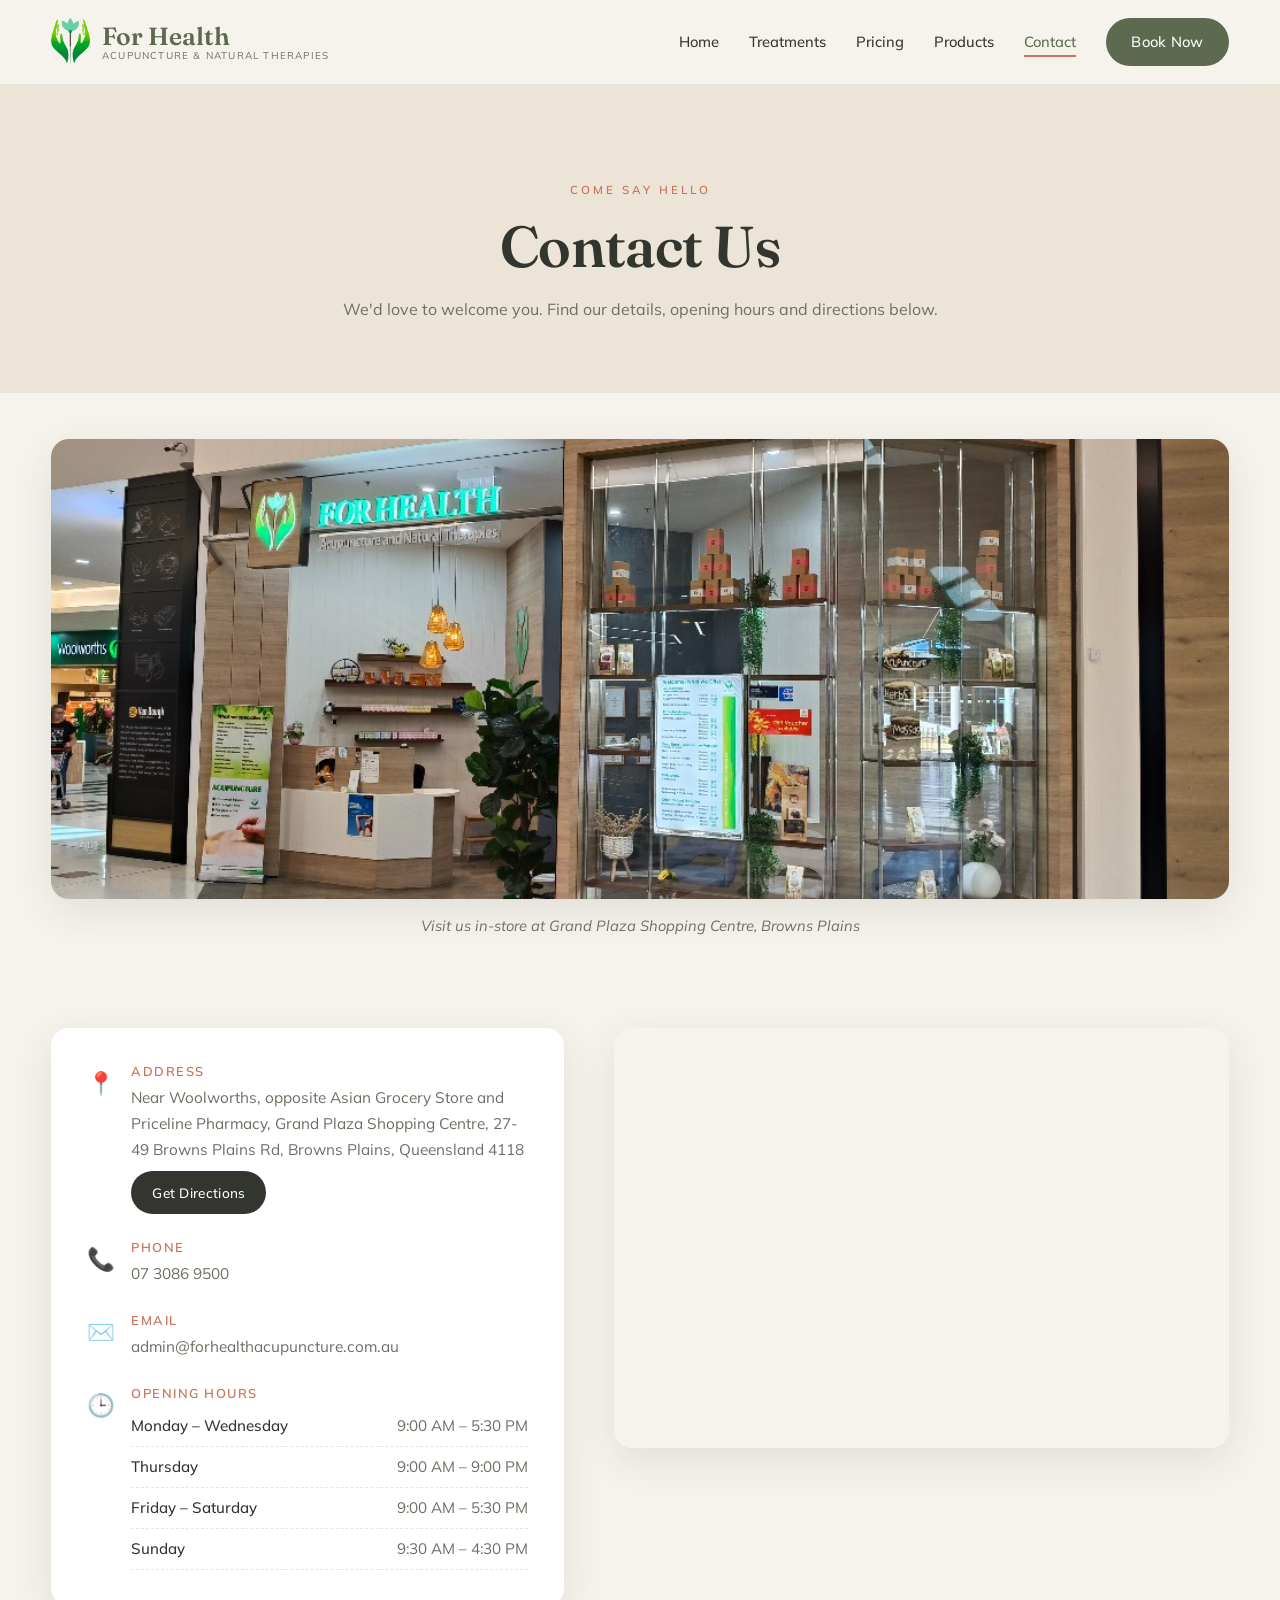
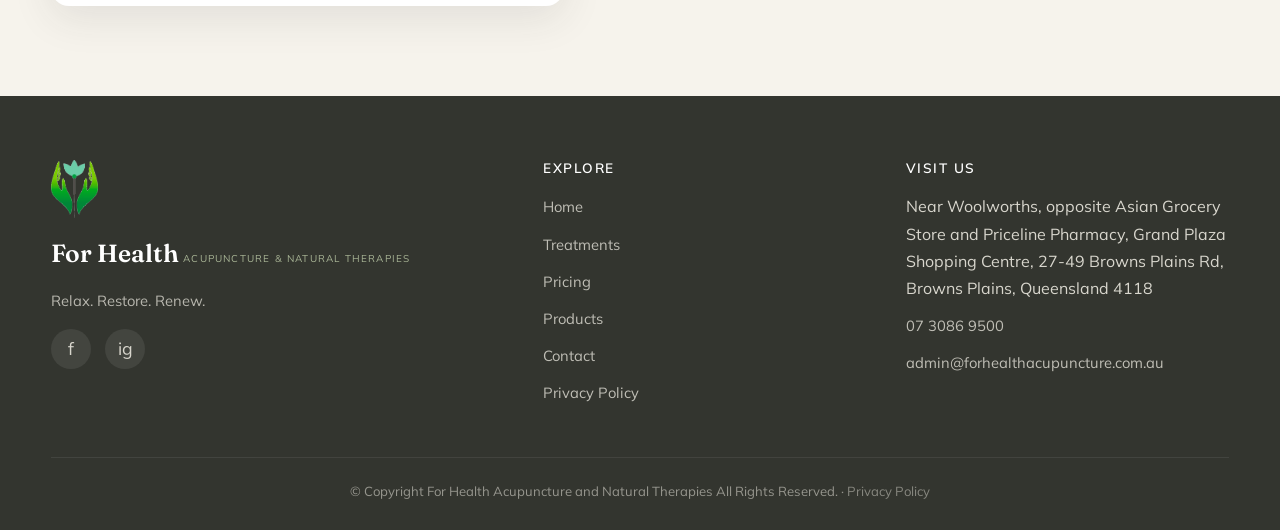
<file: contact.html>
<!DOCTYPE html>
<html lang="en-AU">
<head>
  <meta charset="UTF-8">
  <meta name="viewport" content="width=device-width, initial-scale=1.0">
  <title>Contact Us | For Health Acupuncture and Natural Therapies</title>
  <meta name="description" content="Find us, our opening hours and get directions. Book your massage or acupuncture appointment today.">
  <link rel="preconnect" href="https://fonts.googleapis.com">
  <link rel="preconnect" href="https://fonts.gstatic.com" crossorigin>
  <link href="https://fonts.googleapis.com/css2?family=Fraunces:opsz,wght@9..144,500;9..144,600;9..144,700&family=Mulish:wght@300;400;500;600;700&display=swap" rel="stylesheet">
  <link rel="icon" type="image/png" href="images/logo-mark.png">
  <link rel="stylesheet" href="css/style.css">
</head>
<body>

  <header id="site-header"></header>

  <section class="page-hero">
    <div class="container">
      <span class="eyebrow">Come Say Hello</span>
      <h1>Contact Us</h1>
      <p>We'd love to welcome you. Find our details, opening hours and directions below.</p>
    </div>
  </section>

  <section class="section--tight" style="padding-top:46px;">
    <div class="container">
      <figure class="storefront">
        <img src="images/storefront.jpg" alt="For Health Acupuncture and Natural Therapies storefront at Grand Plaza Shopping Centre" loading="lazy">
        <figcaption>Visit us in-store at Grand Plaza Shopping Centre, Browns Plains</figcaption>
      </figure>
    </div>
  </section>

  <section class="section" style="padding-top:30px;">
    <div class="container contact-grid">
      <div class="info-card">
        <div class="info-block">
          <div class="info-block__icon">📍</div>
          <div>
            <h4>Address</h4>
            <p id="field-address"></p>
            <p style="margin-top:8px;"><a class="btn btn--dark" style="padding:9px 20px; font-size:.85rem;" data-map-link target="_blank" rel="noopener">Get Directions</a></p>
          </div>
        </div>
        <div class="info-block">
          <div class="info-block__icon">📞</div>
          <div>
            <h4>Phone</h4>
            <p id="field-phone"></p>
          </div>
        </div>
        <div class="info-block">
          <div class="info-block__icon">✉️</div>
          <div>
            <h4>Email</h4>
            <p id="field-email"></p>
          </div>
        </div>
        <div class="info-block">
          <div class="info-block__icon">🕒</div>
          <div style="flex:1;">
            <h4>Opening Hours</h4>
            <ul class="hours-list" id="field-hours"></ul>
          </div>
        </div>
      </div>

      <div class="map-wrap" id="field-map"></div>
    </div>
  </section>

  <footer id="site-footer"></footer>

  <script src="data/site.js"></script>
  <script src="js/main.js"></script>
</body>
</html>
</file>
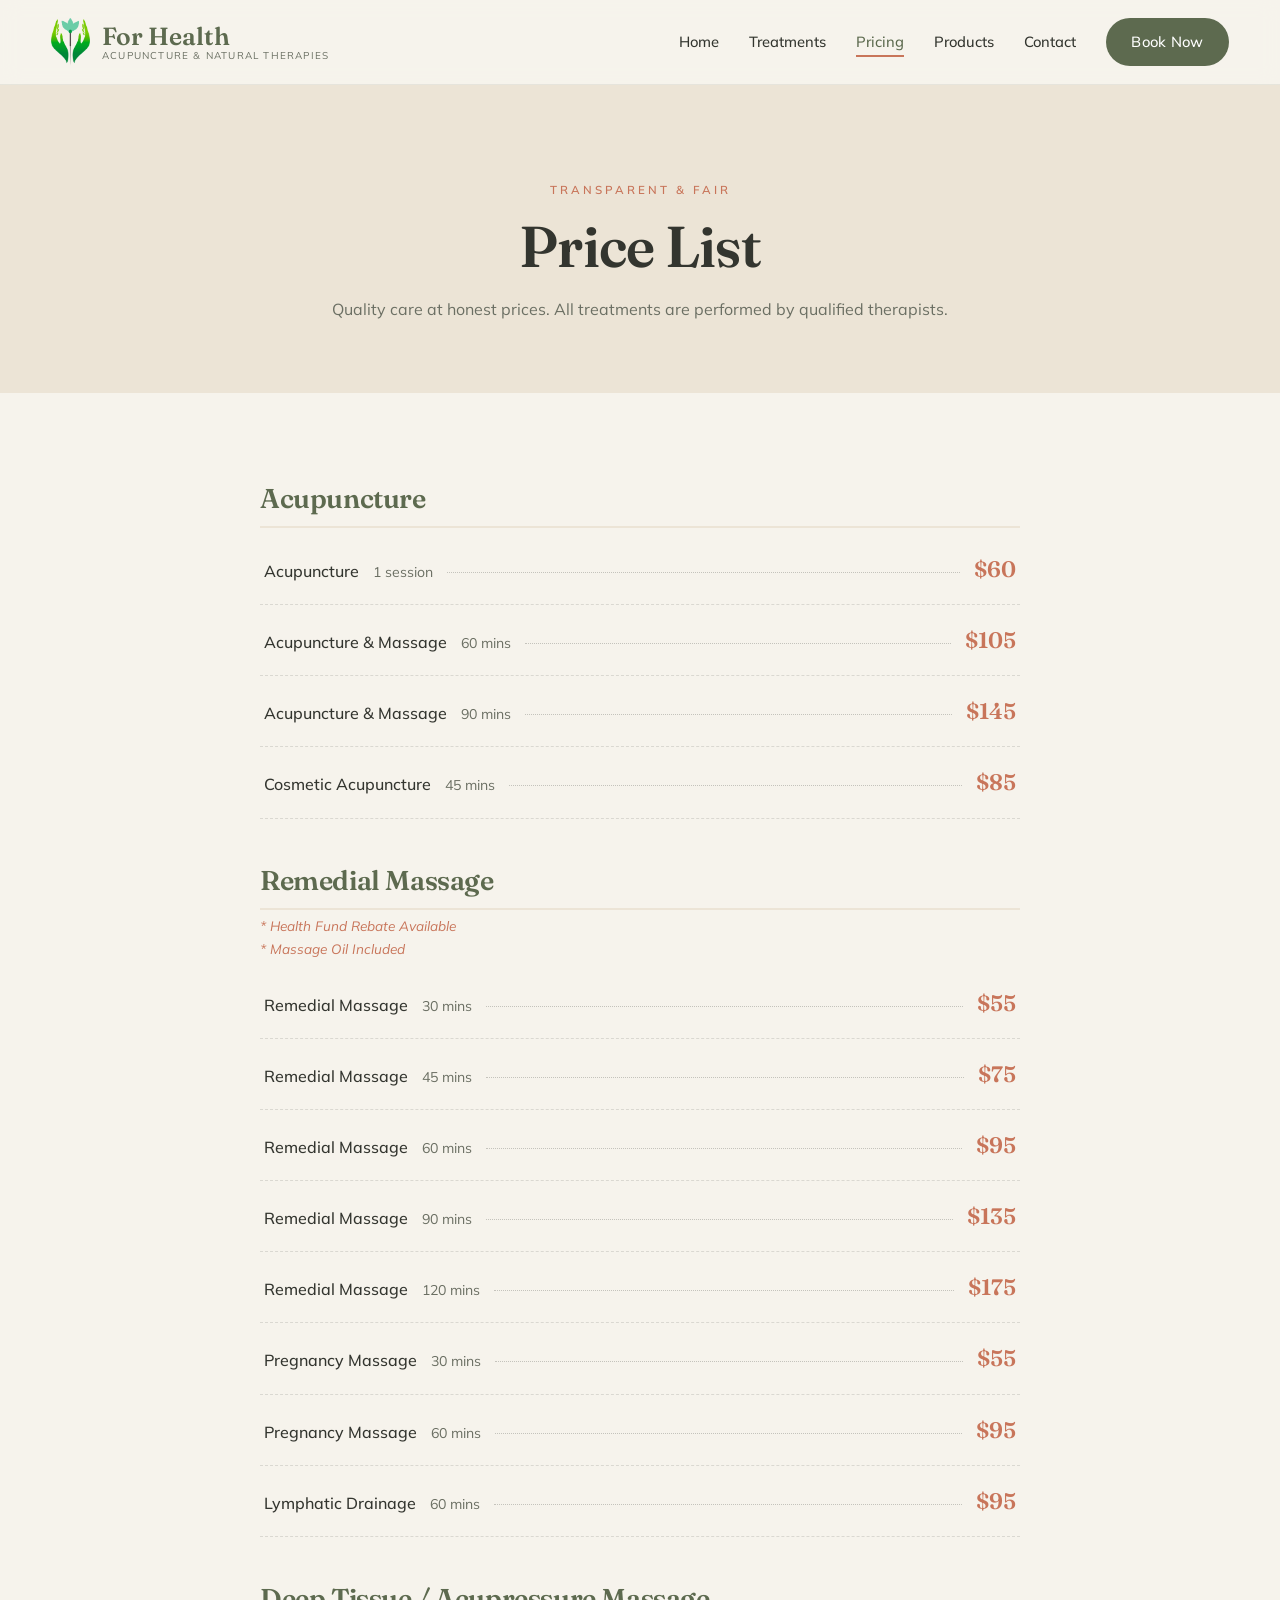
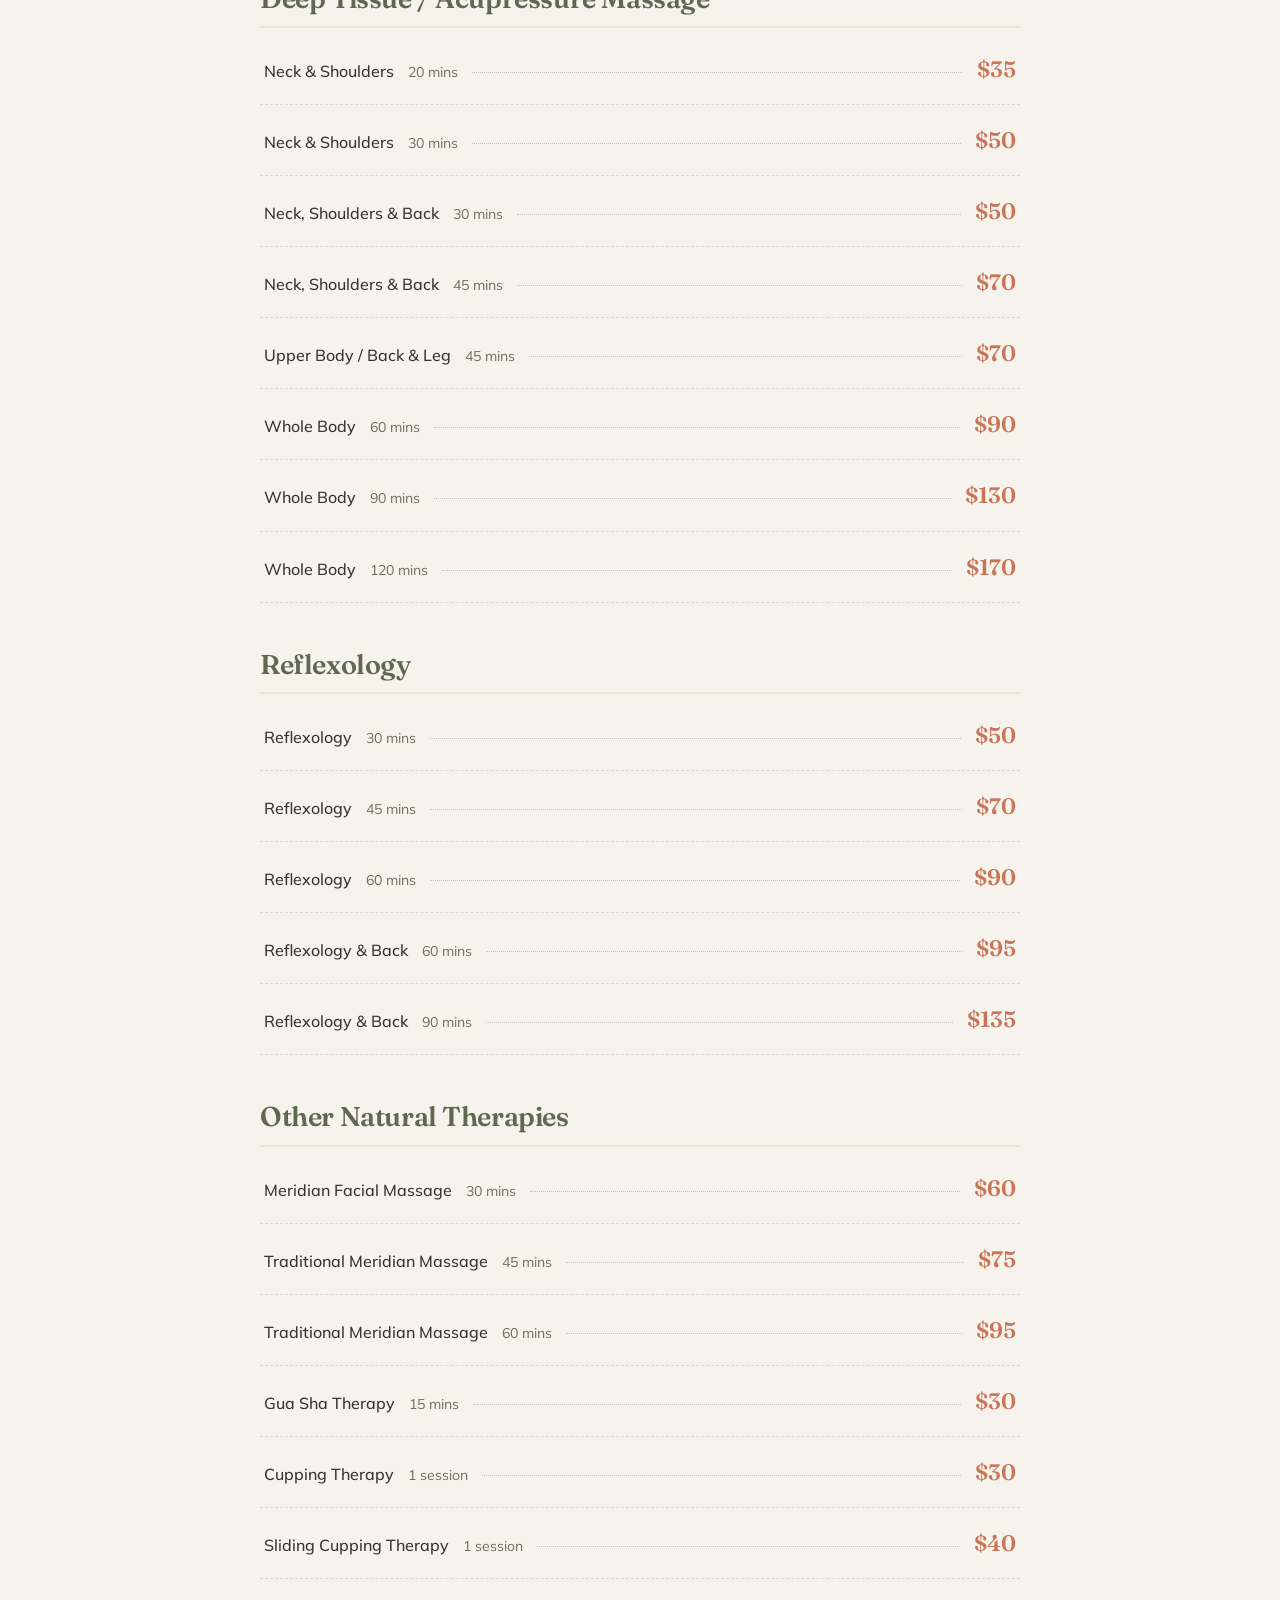
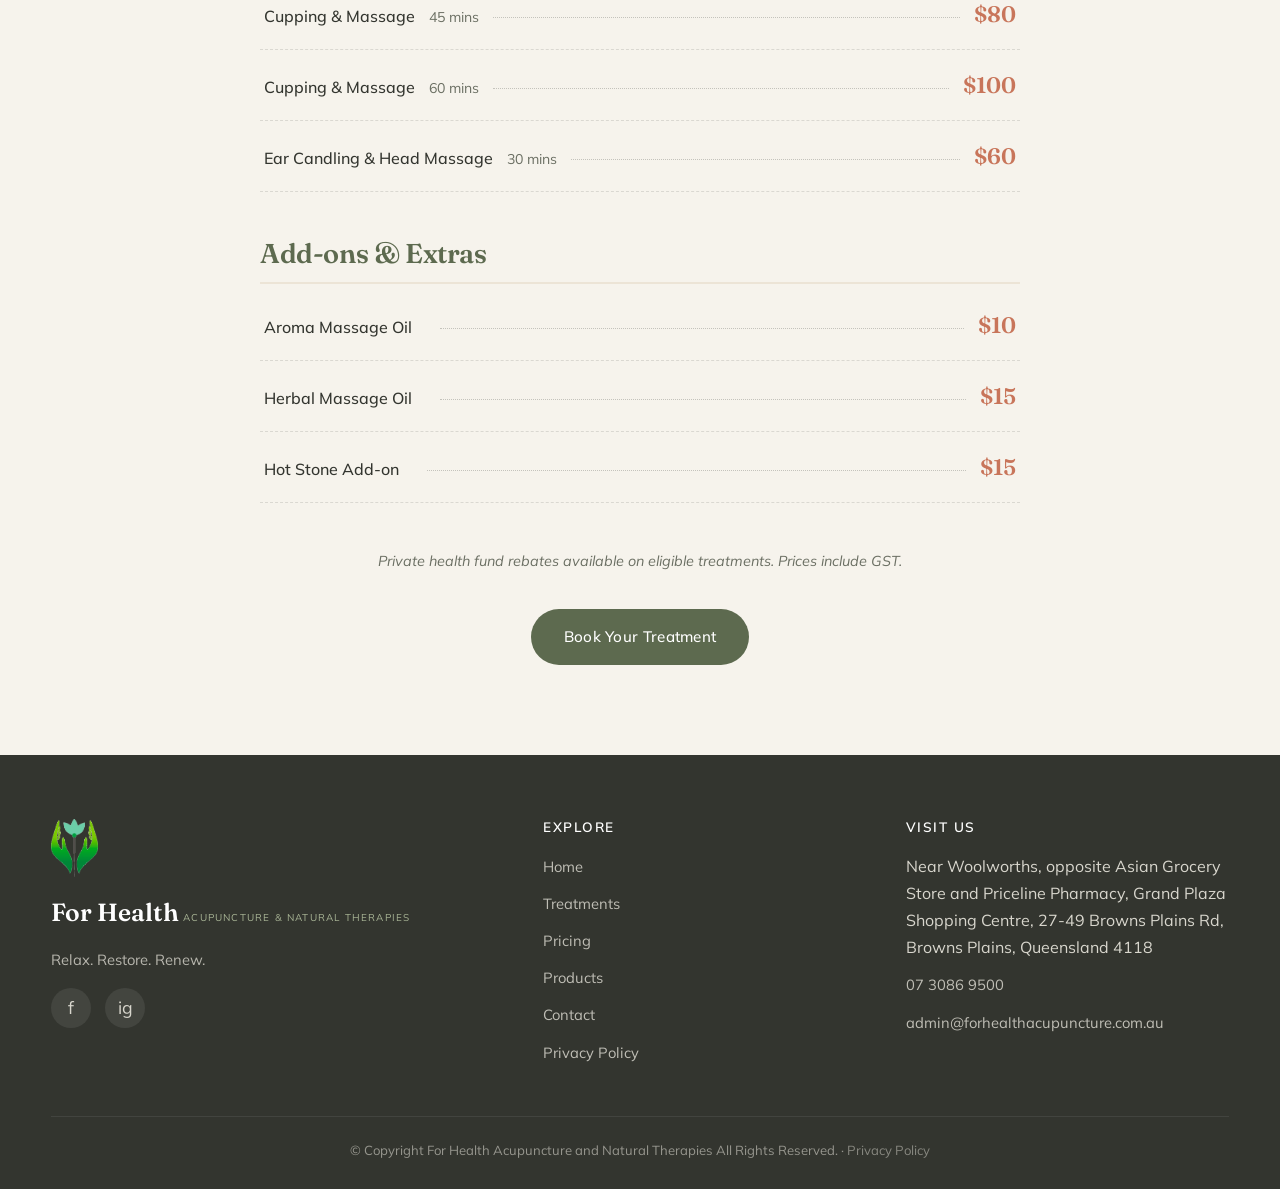
<file: pricing.html>
<!DOCTYPE html>
<html lang="en-AU">
<head>
  <meta charset="UTF-8">
  <meta name="viewport" content="width=device-width, initial-scale=1.0">
  <title>Pricing | For Health Acupuncture and Natural Therapies</title>
  <meta name="description" content="View our price list for massage, acupuncture, cupping and wellness packages.">
  <link rel="preconnect" href="https://fonts.googleapis.com">
  <link rel="preconnect" href="https://fonts.gstatic.com" crossorigin>
  <link href="https://fonts.googleapis.com/css2?family=Fraunces:opsz,wght@9..144,500;9..144,600;9..144,700&family=Mulish:wght@300;400;500;600;700&display=swap" rel="stylesheet">
  <link rel="icon" type="image/png" href="images/logo-mark.png">
  <link rel="stylesheet" href="css/style.css">
</head>
<body>

  <header id="site-header"></header>

  <section class="page-hero">
    <div class="container">
      <span class="eyebrow">Transparent &amp; Fair</span>
      <h1>Price List</h1>
      <p>Quality care at honest prices. All treatments are performed by qualified therapists.</p>
    </div>
  </section>

  <section class="section">
    <div class="container" style="max-width:760px;">
      <div id="pricing-list"></div>
      <p class="price-note" id="pricing-note"></p>
      <div style="text-align:center; margin-top:36px;">
        <a class="btn btn--primary" href="contact.html">Book Your Treatment</a>
      </div>
    </div>
  </section>

  <footer id="site-footer"></footer>

  <script src="data/site.js"></script>
  <script src="data/pricing.js"></script>
  <script src="js/main.js"></script>
</body>
</html>
</file>
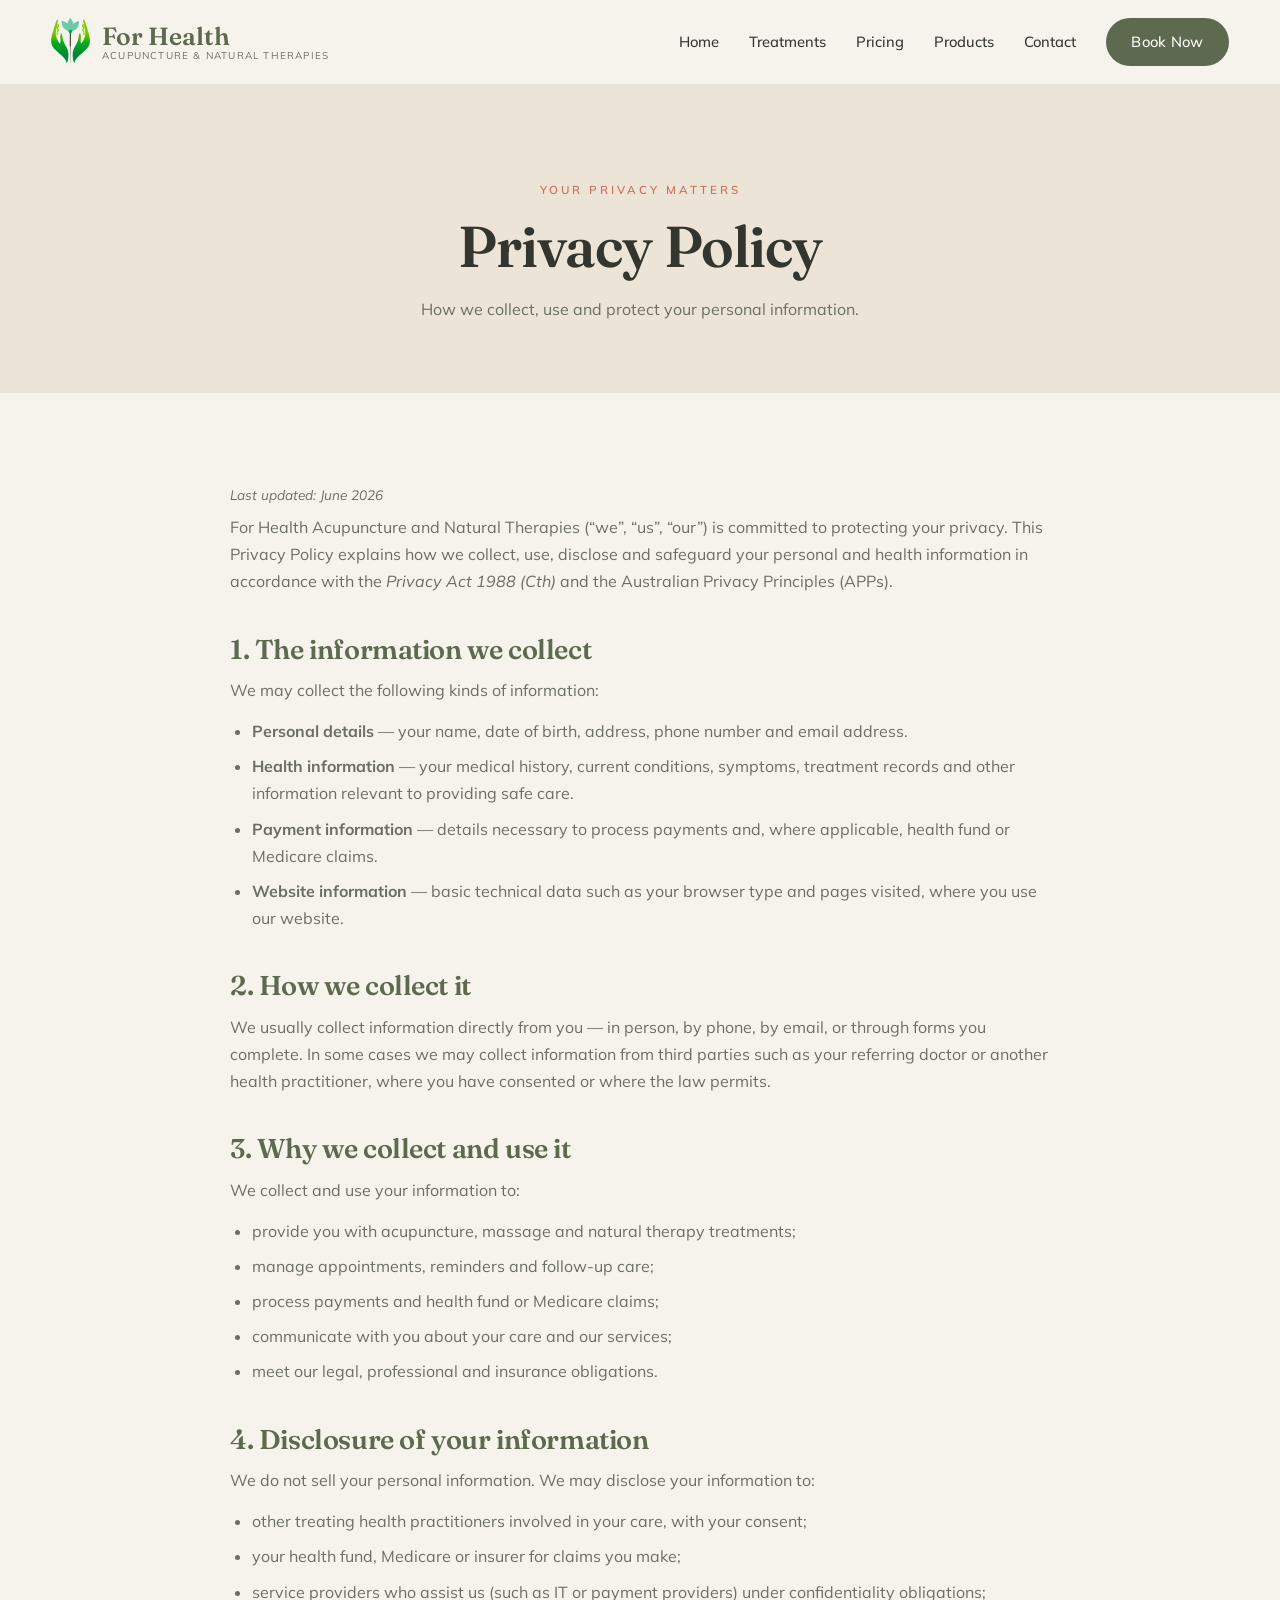
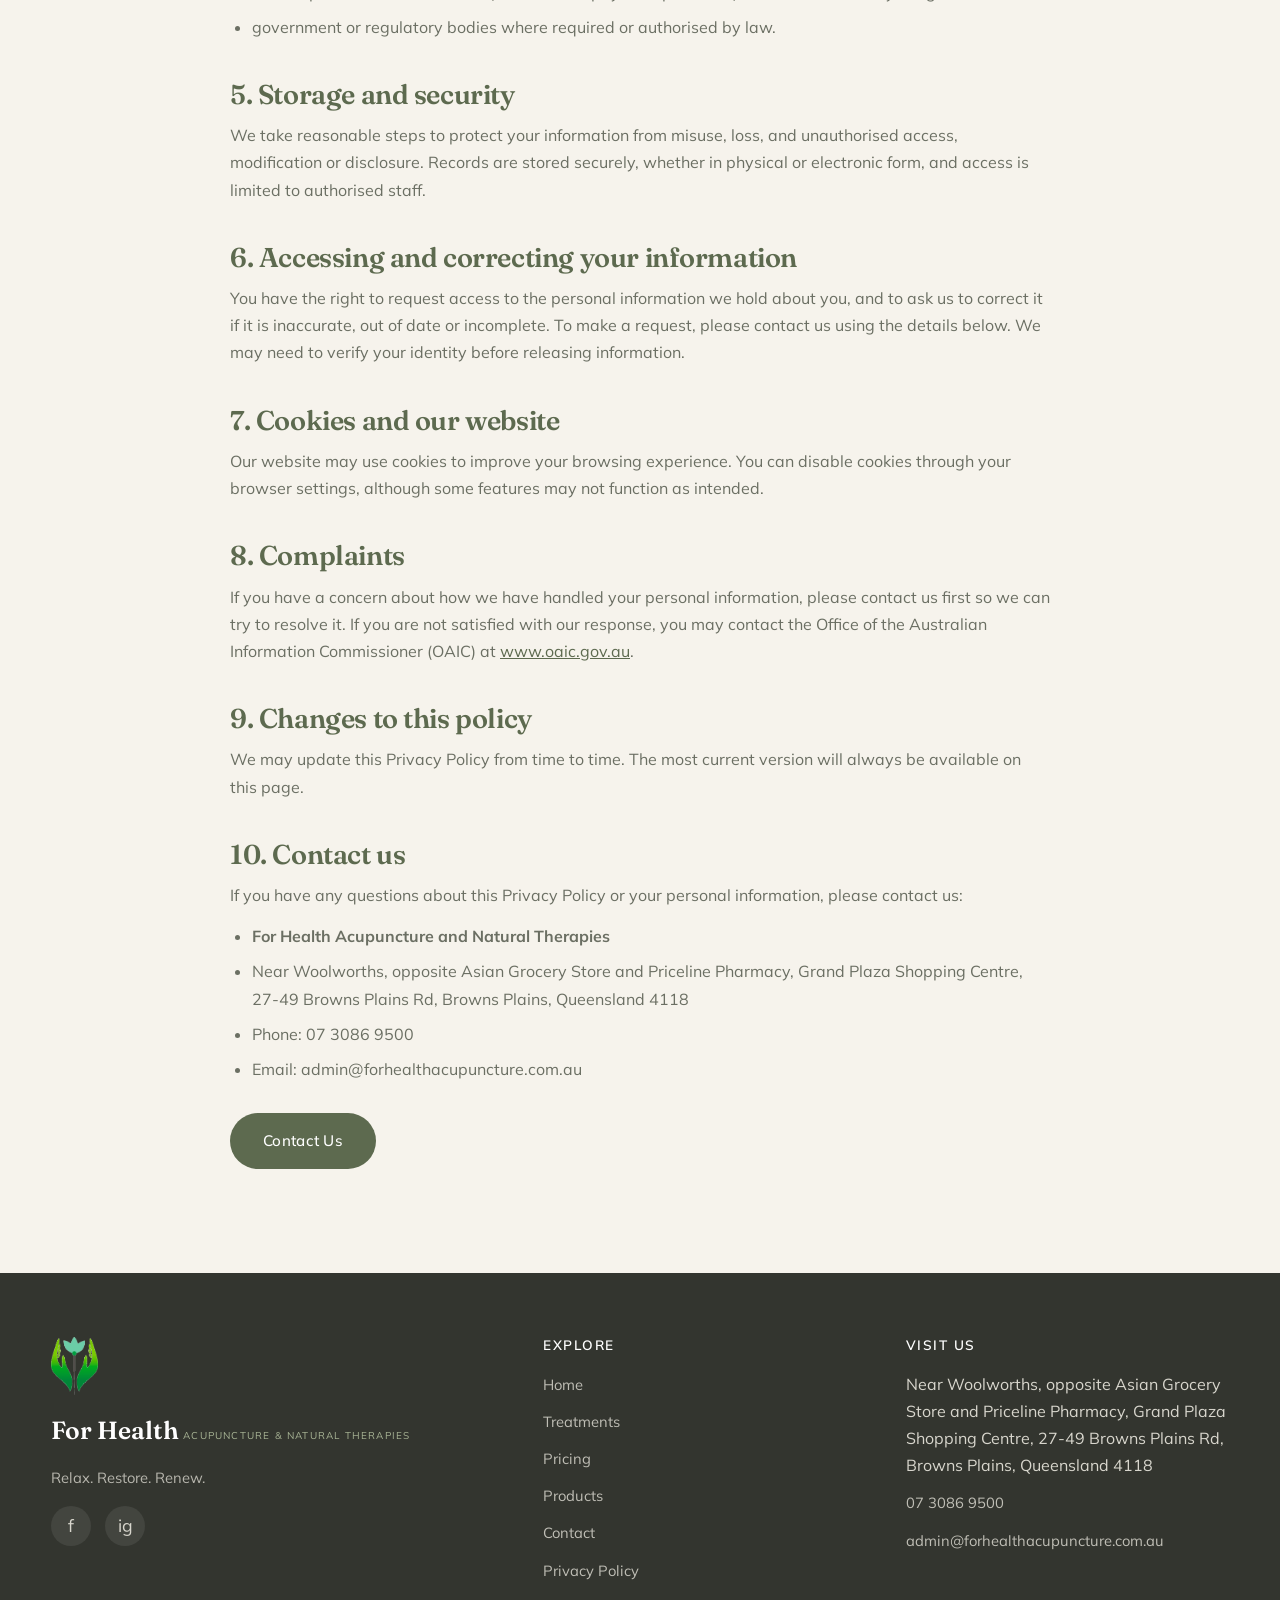
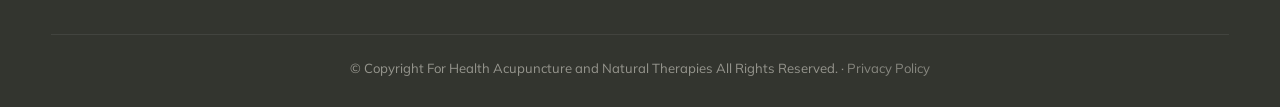
<file: privacy.html>
<!DOCTYPE html>
<html lang="en-AU">
<head>
  <meta charset="UTF-8">
  <meta name="viewport" content="width=device-width, initial-scale=1.0">
  <title>Privacy Policy | For Health Acupuncture and Natural Therapies</title>
  <meta name="description" content="Privacy Policy for For Health Acupuncture and Natural Therapies, in accordance with the Australian Privacy Principles.">
  <meta name="robots" content="noindex, follow">
  <link rel="preconnect" href="https://fonts.googleapis.com">
  <link rel="preconnect" href="https://fonts.gstatic.com" crossorigin>
  <link href="https://fonts.googleapis.com/css2?family=Fraunces:opsz,wght@9..144,500;9..144,600;9..144,700&family=Mulish:wght@300;400;500;600;700&display=swap" rel="stylesheet">
  <link rel="icon" type="image/png" href="images/logo-mark.png">
  <link rel="stylesheet" href="css/style.css">
</head>
<body>

  <header id="site-header"></header>

  <section class="page-hero">
    <div class="container">
      <span class="eyebrow">Your Privacy Matters</span>
      <h1>Privacy Policy</h1>
      <p>How we collect, use and protect your personal information.</p>
    </div>
  </section>

  <section class="section">
    <div class="container prose">
      <p class="updated">Last updated: June 2026</p>

      <p>For Health Acupuncture and Natural Therapies (&ldquo;we&rdquo;, &ldquo;us&rdquo;, &ldquo;our&rdquo;) is committed to protecting your privacy. This Privacy Policy explains how we collect, use, disclose and safeguard your personal and health information in accordance with the <em>Privacy Act 1988 (Cth)</em> and the Australian Privacy Principles (APPs).</p>

      <h2>1. The information we collect</h2>
      <p>We may collect the following kinds of information:</p>
      <ul>
        <li><strong>Personal details</strong> &mdash; your name, date of birth, address, phone number and email address.</li>
        <li><strong>Health information</strong> &mdash; your medical history, current conditions, symptoms, treatment records and other information relevant to providing safe care.</li>
        <li><strong>Payment information</strong> &mdash; details necessary to process payments and, where applicable, health fund or Medicare claims.</li>
        <li><strong>Website information</strong> &mdash; basic technical data such as your browser type and pages visited, where you use our website.</li>
      </ul>

      <h2>2. How we collect it</h2>
      <p>We usually collect information directly from you &mdash; in person, by phone, by email, or through forms you complete. In some cases we may collect information from third parties such as your referring doctor or another health practitioner, where you have consented or where the law permits.</p>

      <h2>3. Why we collect and use it</h2>
      <p>We collect and use your information to:</p>
      <ul>
        <li>provide you with acupuncture, massage and natural therapy treatments;</li>
        <li>manage appointments, reminders and follow-up care;</li>
        <li>process payments and health fund or Medicare claims;</li>
        <li>communicate with you about your care and our services;</li>
        <li>meet our legal, professional and insurance obligations.</li>
      </ul>

      <h2>4. Disclosure of your information</h2>
      <p>We do not sell your personal information. We may disclose your information to:</p>
      <ul>
        <li>other treating health practitioners involved in your care, with your consent;</li>
        <li>your health fund, Medicare or insurer for claims you make;</li>
        <li>service providers who assist us (such as IT or payment providers) under confidentiality obligations;</li>
        <li>government or regulatory bodies where required or authorised by law.</li>
      </ul>

      <h2>5. Storage and security</h2>
      <p>We take reasonable steps to protect your information from misuse, loss, and unauthorised access, modification or disclosure. Records are stored securely, whether in physical or electronic form, and access is limited to authorised staff.</p>

      <h2>6. Accessing and correcting your information</h2>
      <p>You have the right to request access to the personal information we hold about you, and to ask us to correct it if it is inaccurate, out of date or incomplete. To make a request, please contact us using the details below. We may need to verify your identity before releasing information.</p>

      <h2>7. Cookies and our website</h2>
      <p>Our website may use cookies to improve your browsing experience. You can disable cookies through your browser settings, although some features may not function as intended.</p>

      <h2>8. Complaints</h2>
      <p>If you have a concern about how we have handled your personal information, please contact us first so we can try to resolve it. If you are not satisfied with our response, you may contact the Office of the Australian Information Commissioner (OAIC) at <a href="https://www.oaic.gov.au" target="_blank" rel="noopener">www.oaic.gov.au</a>.</p>

      <h2>9. Changes to this policy</h2>
      <p>We may update this Privacy Policy from time to time. The most current version will always be available on this page.</p>

      <h2>10. Contact us</h2>
      <p>If you have any questions about this Privacy Policy or your personal information, please contact us:</p>
      <ul>
        <li><strong>For Health Acupuncture and Natural Therapies</strong></li>
        <li id="privacy-address"></li>
        <li>Phone: <span id="privacy-phone"></span></li>
        <li>Email: <span id="privacy-email"></span></li>
      </ul>

      <p style="margin-top:30px;"><a class="btn btn--primary" href="contact.html">Contact Us</a></p>
    </div>
  </section>

  <footer id="site-footer"></footer>

  <script src="data/site.js"></script>
  <script src="js/main.js"></script>
  <script>
    document.addEventListener("DOMContentLoaded", function () {
      if (typeof SITE === "undefined") return;
      var a = document.getElementById("privacy-address");
      var p = document.getElementById("privacy-phone");
      var e = document.getElementById("privacy-email");
      if (a) a.textContent = SITE.address;
      if (p) p.textContent = SITE.phone;
      if (e) e.textContent = SITE.email;
    });
  </script>
</body>
</html>
</file>
<file: css/style.css>
/* =============================================================
   Serenity Wellness — Stylesheet
   Australian natural / wellness aesthetic
   ============================================================= */

:root {
  --sage:        #7c8a6b;
  --sage-dark:   #5d6a4f;
  --sage-light:  #a8b495;
  --cream:       #f6f3ec;
  --sand:        #ece4d6;
  --terracotta:  #c8755a;
  --charcoal:    #33352f;
  --muted:       #6b6f63;
  --white:       #ffffff;
  --shadow:      0 12px 40px rgba(51, 53, 47, 0.10);
  --radius:      18px;
  --maxw:        1180px;
  --font-head:   "Fraunces", Georgia, "Times New Roman", serif;
  --font-body:   "Mulish", -apple-system, BlinkMacSystemFont, "Segoe UI", sans-serif;
}

* { margin: 0; padding: 0; box-sizing: border-box; }

html { scroll-behavior: smooth; }

body {
  font-family: var(--font-body);
  color: var(--charcoal);
  background: var(--cream);
  line-height: 1.7;
  font-size: 16px;
  -webkit-font-smoothing: antialiased;
}

h1, h2, h3, h4 {
  font-family: var(--font-head);
  font-weight: 600;
  line-height: 1.15;
  letter-spacing: -0.015em;
  font-optical-sizing: auto;
  color: var(--charcoal);
}

h1 { font-size: clamp(2.6rem, 6vw, 4.6rem); }
h2 { font-size: clamp(2rem, 4vw, 3rem); }
h3 { font-size: 1.5rem; }

a { color: inherit; text-decoration: none; transition: color .25s ease; }

img { max-width: 100%; display: block; }

.container { width: 92%; max-width: var(--maxw); margin: 0 auto; }

.section { padding: 90px 0; }
.section--tight { padding: 60px 0; }
.bg-sand  { background: var(--sand); }
.bg-white { background: var(--white); }

.eyebrow {
  display: inline-block;
  font-family: var(--font-body);
  text-transform: uppercase;
  letter-spacing: 3px;
  font-size: .72rem;
  font-weight: 600;
  color: var(--terracotta);
  margin-bottom: 14px;
}

.section-head { text-align: center; max-width: 680px; margin: 0 auto 56px; }
.section-head p { color: var(--muted); margin-top: 14px; }

/* ---------- Buttons ---------- */
.btn {
  display: inline-block;
  padding: 14px 32px;
  border-radius: 50px;
  font-weight: 500;
  font-size: .95rem;
  letter-spacing: .3px;
  cursor: pointer;
  border: 1.5px solid transparent;
  transition: all .25s ease;
}
.btn--primary { background: var(--sage-dark); color: var(--white); }
.btn--primary:hover { background: #424d39; transform: translateY(-2px); }
.btn--ghost { background: transparent; border-color: var(--white); color: var(--white); }
.btn--ghost:hover { background: var(--white); color: var(--charcoal); }
.btn--dark { background: var(--charcoal); color: var(--white); }
.btn--dark:hover { background: #4a4c44; transform: translateY(-2px); }

/* Keep button text readable even inside contexts that restyle links */
.nav__links a.btn--primary,
.nav__links a.btn--primary:hover,
.info-block a.btn,
.footer-links a.btn,
.prose a.btn { color: var(--white); text-decoration: none; }
.btn--ghost:hover { color: var(--charcoal); }

/* ---------- Header / Nav ---------- */
.site-header {
  position: sticky; top: 0; z-index: 50;
  background: rgba(246, 243, 236, 0.92);
  backdrop-filter: blur(10px);
  border-bottom: 1px solid rgba(51,53,47,.08);
}
.nav {
  display: flex; align-items: center; justify-content: space-between;
  padding: 18px 0;
}
.brand { display: flex; flex-direction: row; align-items: center; gap: 12px; line-height: 1.1; }
.brand__logo { height: 48px; width: auto; display: block; }
.brand__text { display: flex; flex-direction: column; }
.brand__name { font-family: var(--font-head); font-size: 1.55rem; font-weight: 600; color: var(--sage-dark); }
.brand__suffix { font-size: .62rem; letter-spacing: 1.2px; text-transform: uppercase; color: var(--muted); white-space: nowrap; }

.nav__links { display: flex; gap: 30px; align-items: center; list-style: none; }
.nav__links a { font-size: .92rem; font-weight: 500; color: var(--charcoal); position: relative; }
.nav__links a::after {
  content: ""; position: absolute; left: 0; bottom: -6px;
  width: 0; height: 2px; background: var(--terracotta); transition: width .25s ease;
}
.nav__links a:hover::after, .nav__links a.active::after { width: 100%; }
.nav__links a.active { color: var(--sage-dark); }

.nav__cta { padding: 10px 24px; }

.nav__toggle {
  display: none; background: none; border: none; cursor: pointer;
  font-size: 1.6rem; color: var(--charcoal);
}

/* ---------- Hero ---------- */
.hero {
  position: relative; min-height: 86vh;
  display: flex; align-items: center;
  color: var(--white); text-align: center;
  background:
    linear-gradient(rgba(51,53,47,.45), rgba(51,53,47,.45)),
    url("https://images.unsplash.com/photo-1540555700478-4be289fbecef?auto=format&fit=crop&w=1600&q=80") center/cover no-repeat;
}
.hero__inner { max-width: 760px; margin: 0 auto; }
.hero h1 { color: var(--white); margin-bottom: 20px; }
.hero p { font-size: 1.15rem; margin-bottom: 34px; opacity: .95; }
.hero .eyebrow { color: #f0d9cf; }
.hero__actions { display: flex; gap: 16px; justify-content: center; flex-wrap: wrap; }

/* ---------- Feature strip ---------- */
.features { display: grid; grid-template-columns: repeat(3, 1fr); gap: 30px; }
.feature { text-align: center; padding: 10px; }
.feature__icon { font-size: 2rem; margin-bottom: 12px; }
.feature h3 { margin-bottom: 8px; }
.feature p { color: var(--muted); font-size: .95rem; }

/* ---------- About split ---------- */
.split { display: grid; grid-template-columns: 1fr 1fr; gap: 60px; align-items: center; }
.split img { border-radius: var(--radius); box-shadow: var(--shadow); height: 100%; object-fit: cover; }
.split h2 { margin-bottom: 18px; }
.split p { color: var(--muted); margin-bottom: 16px; }

/* ---------- Cards grid (services / products) ---------- */
.grid { display: grid; grid-template-columns: repeat(3, 1fr); gap: 32px; }

.card {
  background: var(--white); border-radius: var(--radius);
  overflow: hidden; box-shadow: var(--shadow);
  display: flex; flex-direction: column;
  transition: transform .3s ease, box-shadow .3s ease;
}
.card:hover { transform: translateY(-6px); box-shadow: 0 20px 50px rgba(51,53,47,.16); }
.card__img { position: relative; aspect-ratio: 4/3; overflow: hidden; }
.card__img img { width: 100%; height: 100%; object-fit: cover; transition: transform .5s ease; }
.card:hover .card__img img { transform: scale(1.06); }
.card__tag {
  position: absolute; top: 14px; left: 14px;
  background: var(--terracotta); color: var(--white);
  font-size: .7rem; letter-spacing: 1px; text-transform: uppercase;
  padding: 6px 12px; border-radius: 50px; font-weight: 600;
}
.card__body { padding: 26px; display: flex; flex-direction: column; flex: 1; }
.card__body h3 { margin-bottom: 10px; }
.card__body p { color: var(--muted); font-size: .94rem; margin-bottom: 16px; }
.card__price { font-family: var(--font-head); font-size: 1.5rem; color: var(--sage-dark); font-weight: 600; margin-top: auto; }
.card__list { list-style: none; margin-top: 6px; }
.card__list li { font-size: .9rem; color: var(--muted); padding-left: 22px; position: relative; margin-bottom: 6px; }
.card__list li::before { content: "✓"; position: absolute; left: 0; color: var(--sage); font-weight: 700; }

/* ---------- Page hero (inner pages) ---------- */
.page-hero {
  padding: 90px 0 70px; text-align: center;
  background: var(--sand);
}
.page-hero h1 { font-size: clamp(2.4rem, 5vw, 3.6rem); }
.page-hero p { color: var(--muted); max-width: 620px; margin: 16px auto 0; }

/* ---------- Pricing table ---------- */
.price-group { margin-bottom: 46px; }
.price-group h3 {
  font-size: 1.7rem; color: var(--sage-dark);
  border-bottom: 2px solid var(--sand); padding-bottom: 12px; margin-bottom: 6px;
}
.price-group__note { color: var(--terracotta); font-size: .85rem; font-style: italic; margin: -2px 0 8px; }
.price-row {
  display: flex; align-items: baseline; gap: 14px;
  padding: 16px 4px; border-bottom: 1px dashed rgba(51,53,47,.14);
}
.price-row__name { font-weight: 500; }
.price-row__dur { color: var(--muted); font-size: .88rem; }
.price-row__dots { flex: 1; border-bottom: 1px dotted rgba(51,53,47,.25); transform: translateY(-4px); }
.price-row__price { font-family: var(--font-head); font-size: 1.4rem; font-weight: 600; color: var(--terracotta); }
.price-note { text-align: center; color: var(--muted); font-size: .9rem; margin-top: 30px; font-style: italic; }

/* ---------- Storefront photo ---------- */
.storefront { margin: 0; }
.storefront img {
  width: 100%; max-height: 460px; object-fit: cover;
  border-radius: var(--radius); box-shadow: var(--shadow);
}
.storefront figcaption {
  text-align: center; color: var(--muted); font-size: .92rem;
  margin-top: 14px; font-style: italic;
}

/* ---------- Contact ---------- */
.contact-grid { display: grid; grid-template-columns: 1fr 1.2fr; gap: 50px; align-items: start; }
.info-card { background: var(--white); border-radius: var(--radius); padding: 36px; box-shadow: var(--shadow); }
.info-block { display: flex; gap: 16px; margin-bottom: 26px; }
.info-block:last-child { margin-bottom: 0; }
.info-block__icon { font-size: 1.4rem; flex-shrink: 0; }
.info-block h4 { font-family: var(--font-body); font-size: .8rem; text-transform: uppercase; letter-spacing: 1.5px; color: var(--terracotta); margin-bottom: 6px; }
.info-block p, .info-block a { color: var(--muted); font-size: .96rem; }
.info-block a:hover { color: var(--sage-dark); }
.hours-list { list-style: none; }
.hours-list li { display: flex; justify-content: space-between; padding: 7px 0; border-bottom: 1px dashed rgba(51,53,47,.12); font-size: .95rem; }
.hours-list li span:first-child { color: var(--charcoal); font-weight: 500; }
.hours-list li span:last-child { color: var(--muted); }
.map-wrap { border-radius: var(--radius); overflow: hidden; box-shadow: var(--shadow); min-height: 420px; }
.map-wrap iframe { width: 100%; height: 100%; min-height: 420px; border: 0; display: block; }

/* ---------- CTA band ---------- */
.cta-band {
  text-align: center; color: var(--white);
  background:
    linear-gradient(rgba(92,106,79,.85), rgba(92,106,79,.85)),
    url("https://images.unsplash.com/photo-1515377905703-c4788e51af15?auto=format&fit=crop&w=1600&q=80") center/cover no-repeat;
}
.cta-band h2 { color: var(--white); margin-bottom: 16px; }
.cta-band p { opacity: .95; margin-bottom: 28px; max-width: 560px; margin-left: auto; margin-right: auto; }

/* ---------- Footer ---------- */
.site-footer { background: var(--charcoal); color: #d8d6cd; padding: 64px 0 28px; }
.footer-grid { display: grid; grid-template-columns: 1.4fr 1fr 1fr; gap: 40px; margin-bottom: 40px; }
.footer-grid h4 { color: var(--white); font-family: var(--font-body); font-size: .85rem; text-transform: uppercase; letter-spacing: 1.5px; margin-bottom: 18px; }
.footer-brand .brand__logo { height: 58px; width: auto; display: block; margin-bottom: 14px; }
.footer-brand .brand__name { color: var(--white); }
.footer-brand .brand__suffix { color: var(--sage-light); }
.footer-brand p { margin-top: 14px; font-size: .92rem; opacity: .8; max-width: 320px; }
.footer-links { list-style: none; }
.footer-links li { margin-bottom: 10px; }
.footer-links a { font-size: .92rem; opacity: .85; }
.footer-links a:hover { color: var(--white); opacity: 1; }
.footer-social { display: flex; gap: 14px; margin-top: 16px; }
.footer-social a {
  width: 40px; height: 40px; border-radius: 50%;
  background: rgba(255,255,255,.08); display: grid; place-items: center;
  font-size: 1.1rem; transition: background .25s ease;
}
.footer-social a:hover { background: var(--sage); }
.footer-bottom { border-top: 1px solid rgba(255,255,255,.12); padding-top: 22px; text-align: center; font-size: .82rem; opacity: .6; }

/* ---------- Prose (legal pages) ---------- */
.prose { max-width: 820px; margin: 0 auto; }
.prose h2 { font-size: 1.7rem; color: var(--sage-dark); margin: 38px 0 12px; }
.prose h3 { font-size: 1.2rem; margin: 24px 0 8px; }
.prose p { color: var(--muted); margin-bottom: 14px; }
.prose ul { color: var(--muted); margin: 0 0 16px 22px; }
.prose ul li { margin-bottom: 8px; }
.prose a { color: var(--sage-dark); text-decoration: underline; }
.prose .updated { font-size: .85rem; color: var(--muted); font-style: italic; margin-bottom: 8px; }

/* ---------- Popup deal ---------- */
.popup-overlay {
  position: fixed; inset: 0; z-index: 100;
  background: rgba(51,53,47,.6); backdrop-filter: blur(4px);
  display: flex; align-items: center; justify-content: center;
  padding: 20px; opacity: 0; visibility: hidden; transition: opacity .35s ease, visibility .35s ease;
}
.popup-overlay.open { opacity: 1; visibility: visible; }
.popup {
  background: var(--white); border-radius: var(--radius); overflow: hidden;
  max-width: 760px; width: 100%; display: grid; grid-template-columns: 1fr 1fr;
  box-shadow: 0 30px 80px rgba(0,0,0,.35);
  transform: translateY(20px) scale(.97); transition: transform .35s ease;
}
.popup-overlay.open .popup { transform: translateY(0) scale(1); }
.popup__img { background-size: cover; background-position: center; min-height: 320px; }
.popup__body { padding: 40px 36px; position: relative; }
.popup__highlight { font-family: var(--font-head); font-size: 2.6rem; color: var(--terracotta); font-weight: 700; line-height: 1; margin-bottom: 8px; }
.popup__body h3 { font-size: 1.8rem; margin-bottom: 14px; }
.popup__body p { color: var(--muted); margin-bottom: 18px; font-size: .96rem; }
.popup__valid { display: inline-block; background: var(--sand); color: var(--sage-dark); font-size: .8rem; padding: 6px 14px; border-radius: 50px; margin-bottom: 22px; font-weight: 500; }
.popup__close {
  position: absolute; top: 14px; right: 16px; background: none; border: none;
  font-size: 1.8rem; line-height: 1; cursor: pointer; color: var(--muted);
}
.popup__close:hover { color: var(--charcoal); }

/* ---------- Responsive ---------- */
@media (max-width: 900px) {
  .features { grid-template-columns: 1fr; gap: 24px; }
  .split { grid-template-columns: 1fr; gap: 30px; }
  .split img { max-height: 360px; }
  .grid { grid-template-columns: repeat(2, 1fr); }
  .contact-grid { grid-template-columns: 1fr; }
  .footer-grid { grid-template-columns: 1fr; gap: 30px; }
  .popup { grid-template-columns: 1fr; }
  .popup__img { min-height: 200px; }

  .nav__links {
    position: absolute; top: 100%; left: 0; right: 0;
    flex-direction: column; gap: 0;
    background: var(--cream); border-bottom: 1px solid rgba(51,53,47,.1);
    max-height: 0; overflow: hidden; transition: max-height .3s ease;
  }
  .nav__links.open { max-height: 460px; }
  .nav__links li { width: 100%; text-align: center; }
  .nav__links a { display: block; padding: 16px; border-bottom: 1px solid rgba(51,53,47,.06); }
  .nav__cta { margin: 14px auto; }
  .nav__toggle { display: block; }
}

@media (max-width: 560px) {
  .grid { grid-template-columns: 1fr; }
  .section { padding: 64px 0; }
  .hero__actions { flex-direction: column; }
  .hero__actions .btn { width: 100%; }
}
</file>
